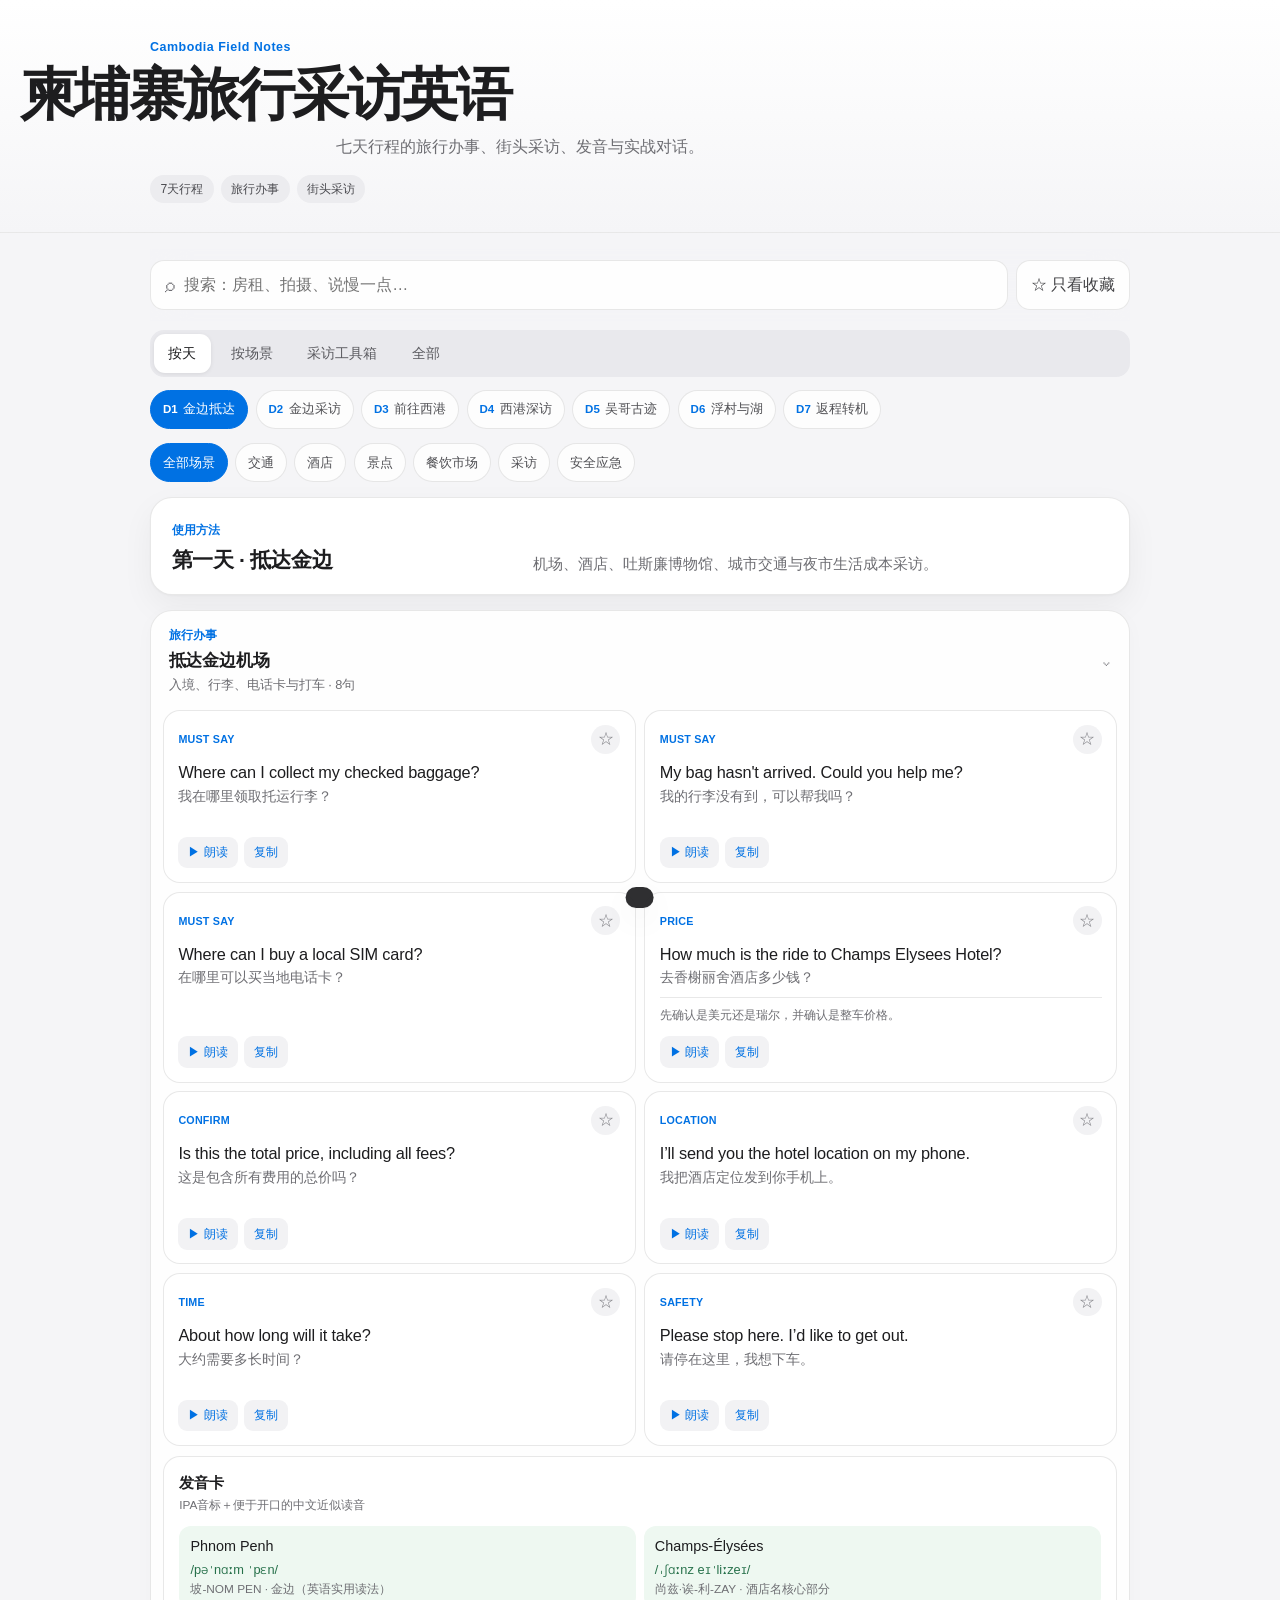
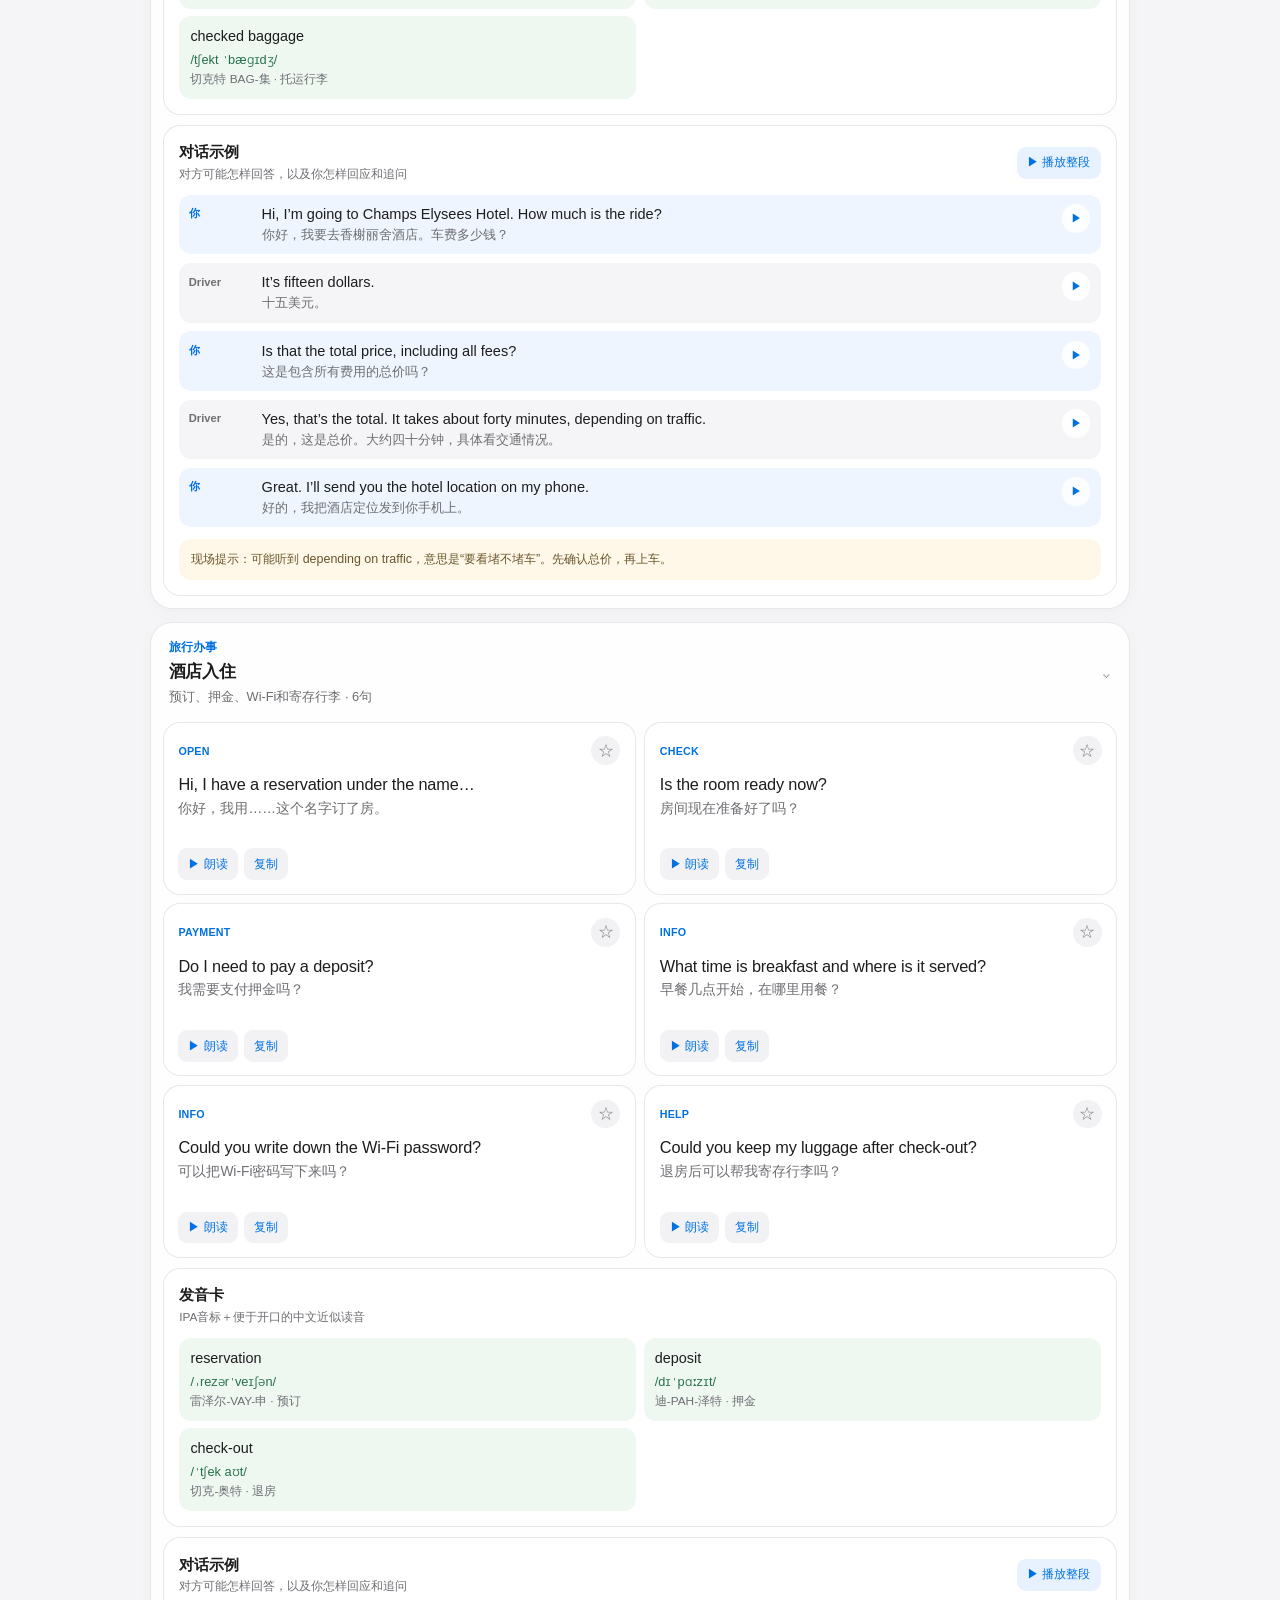
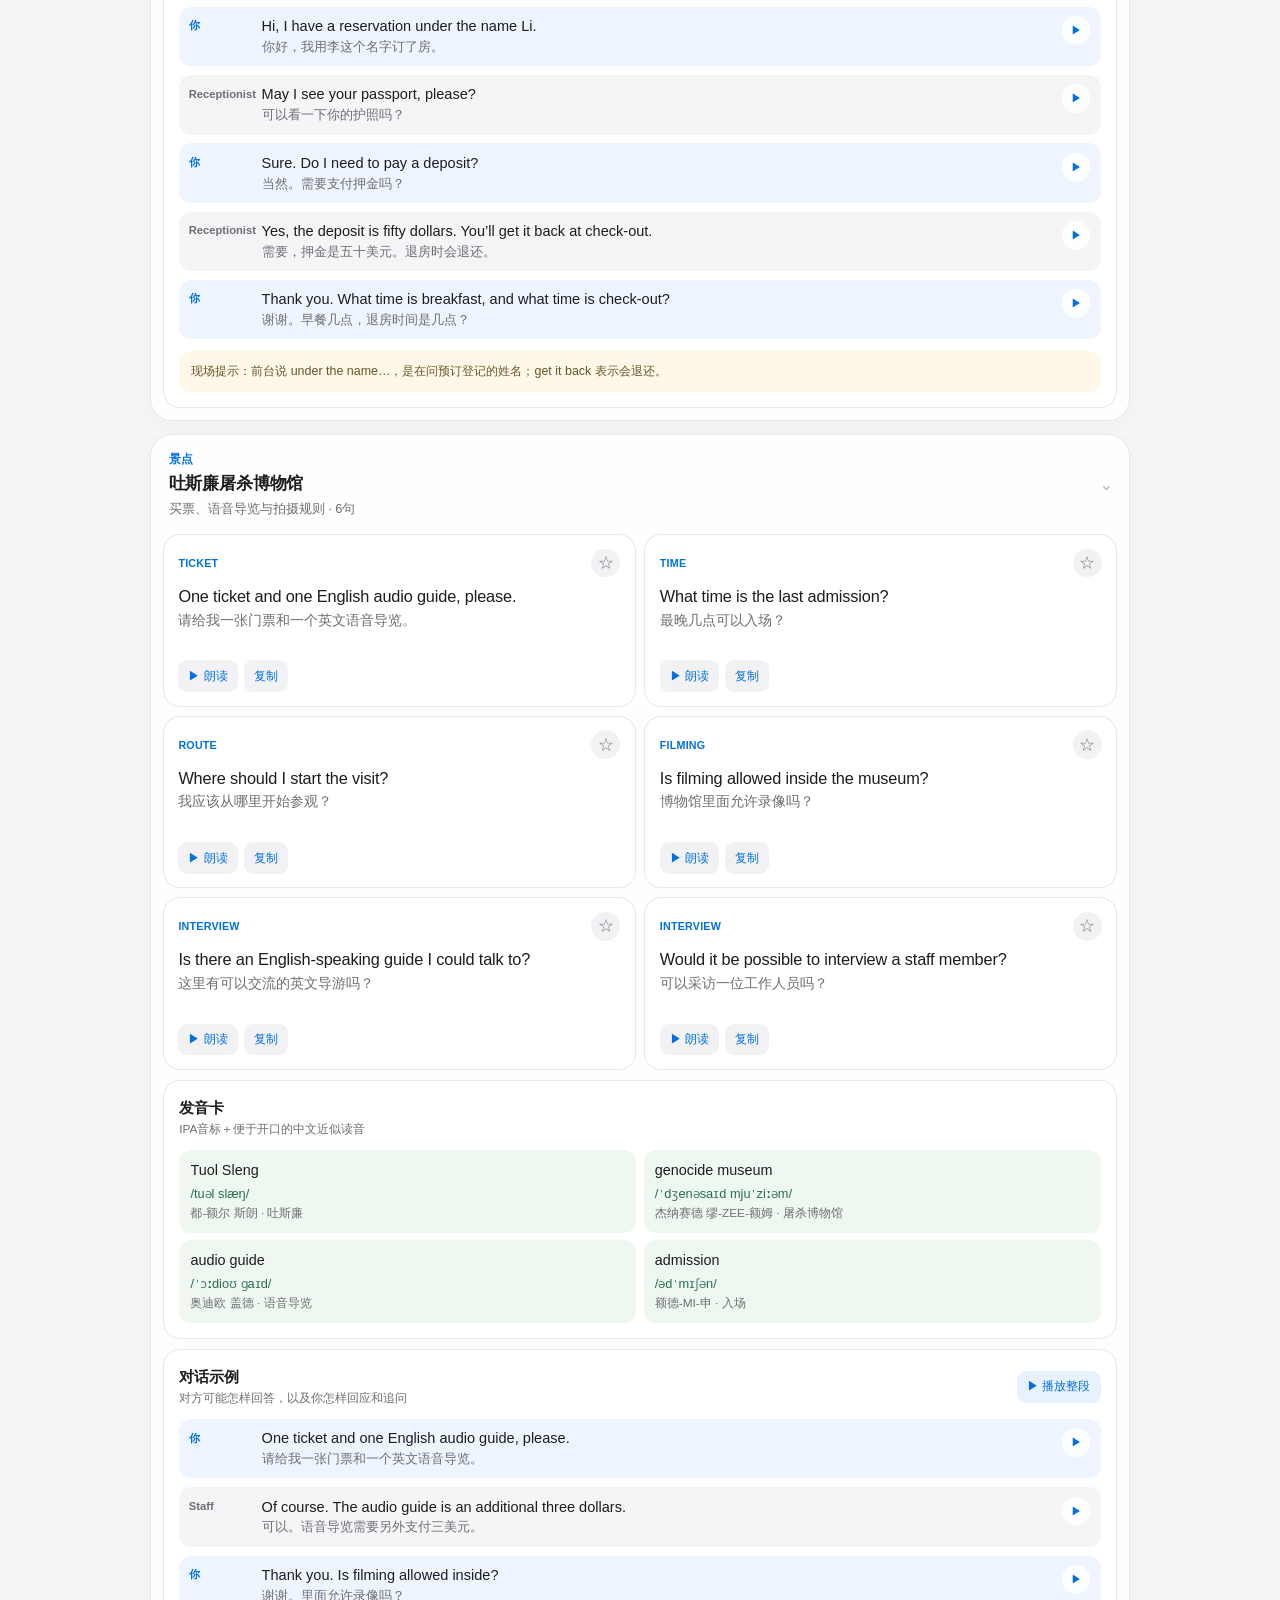
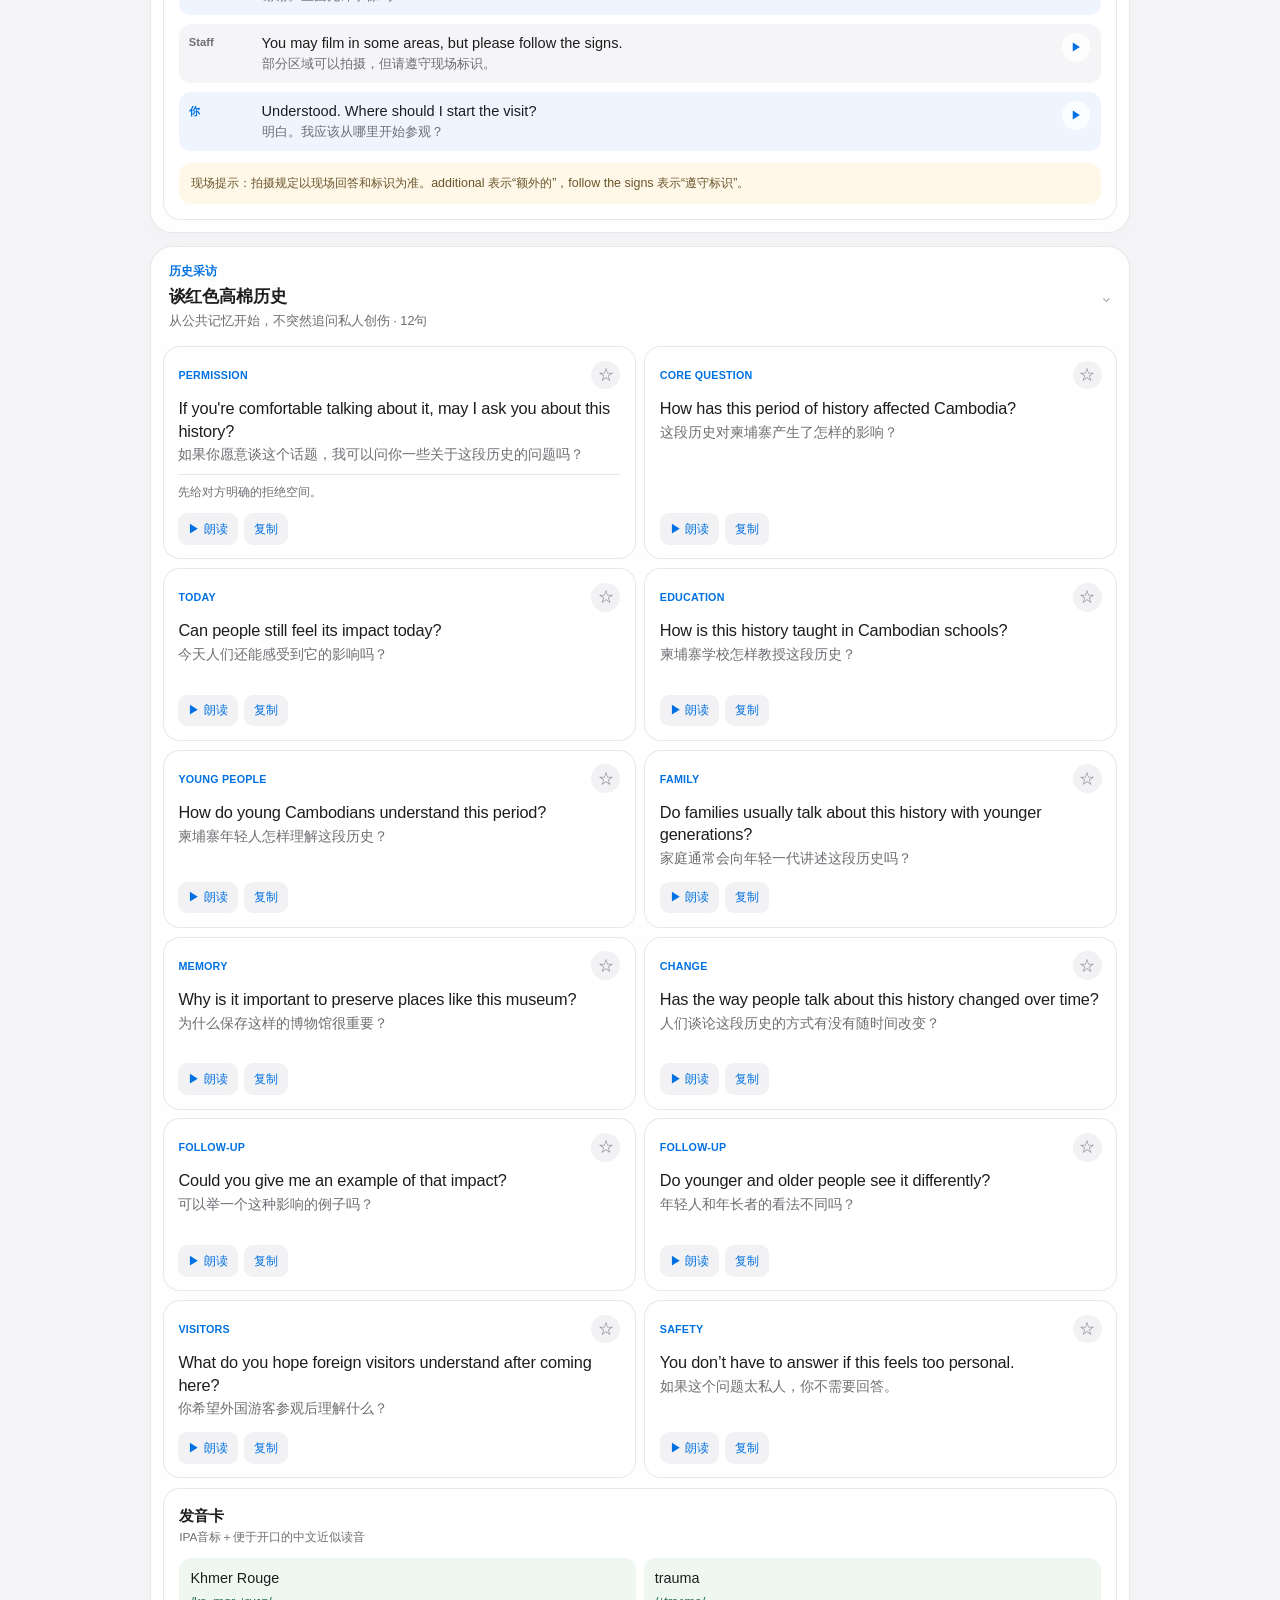
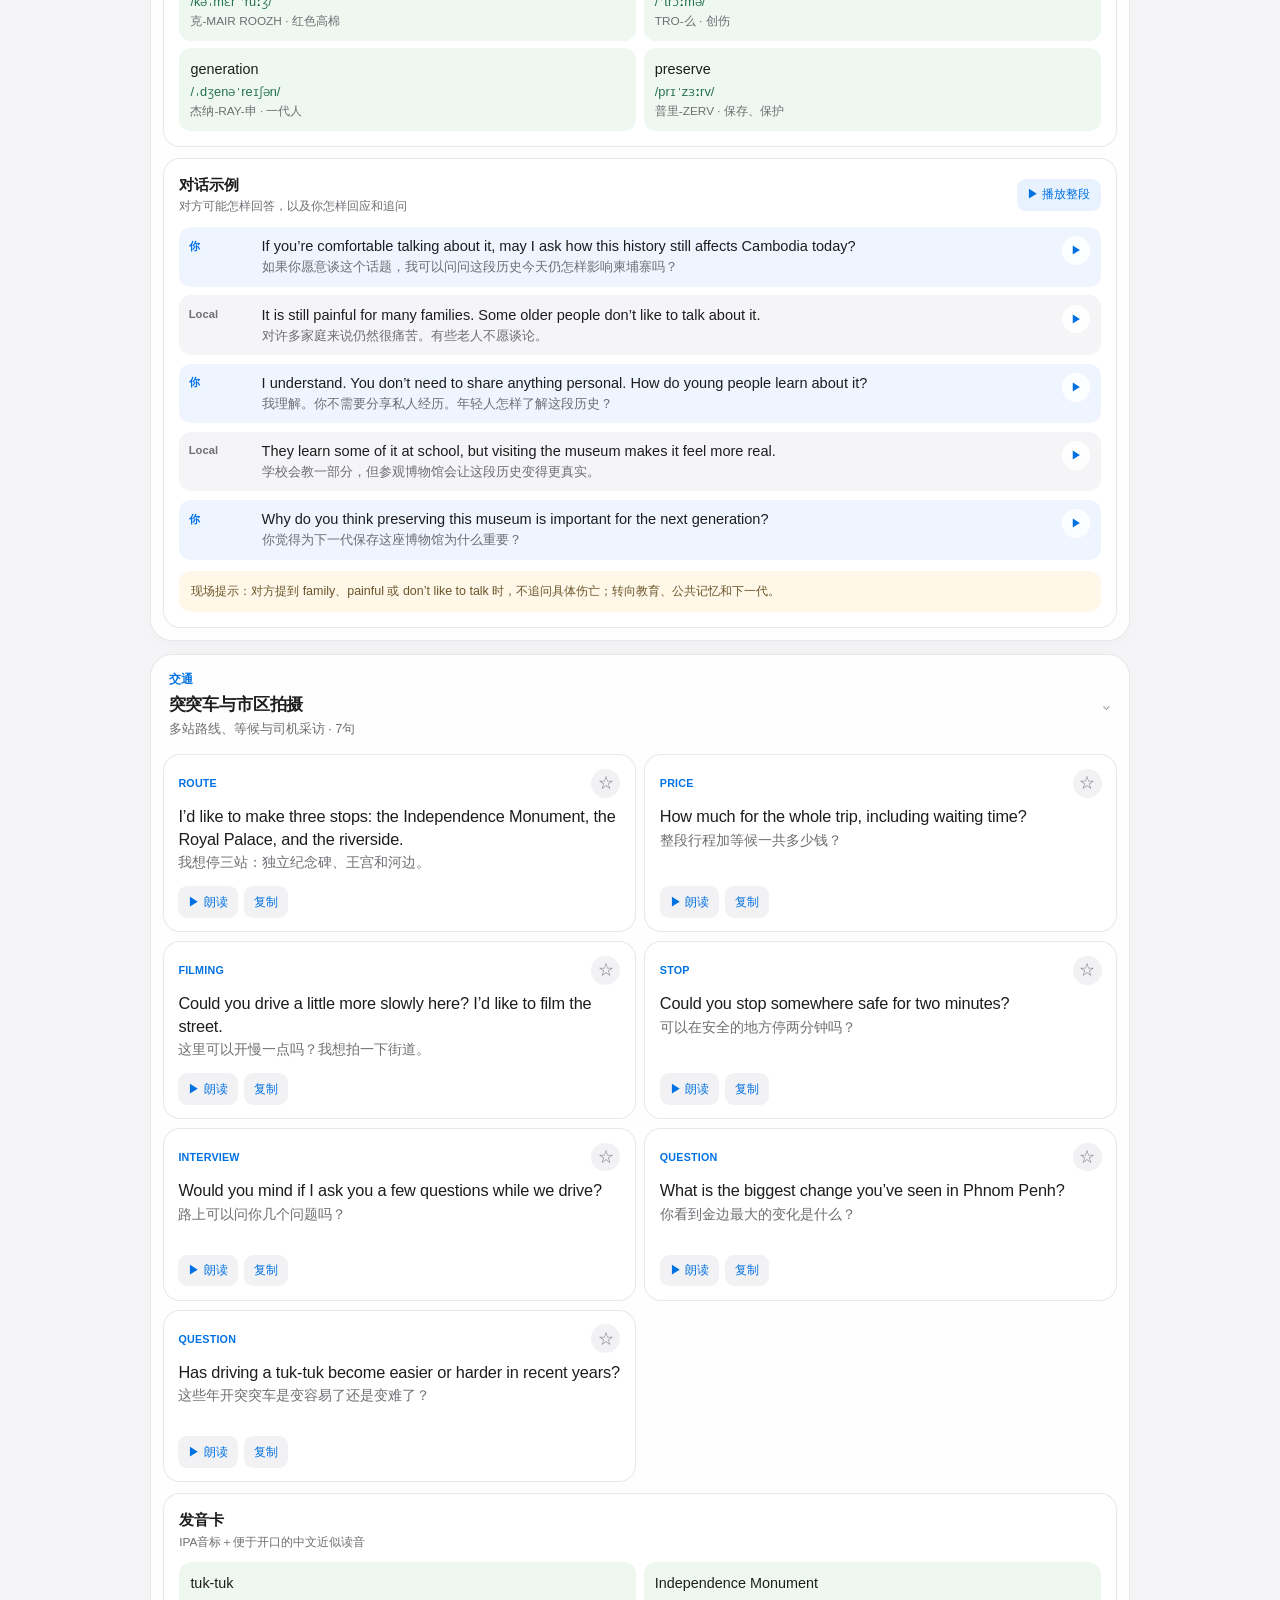
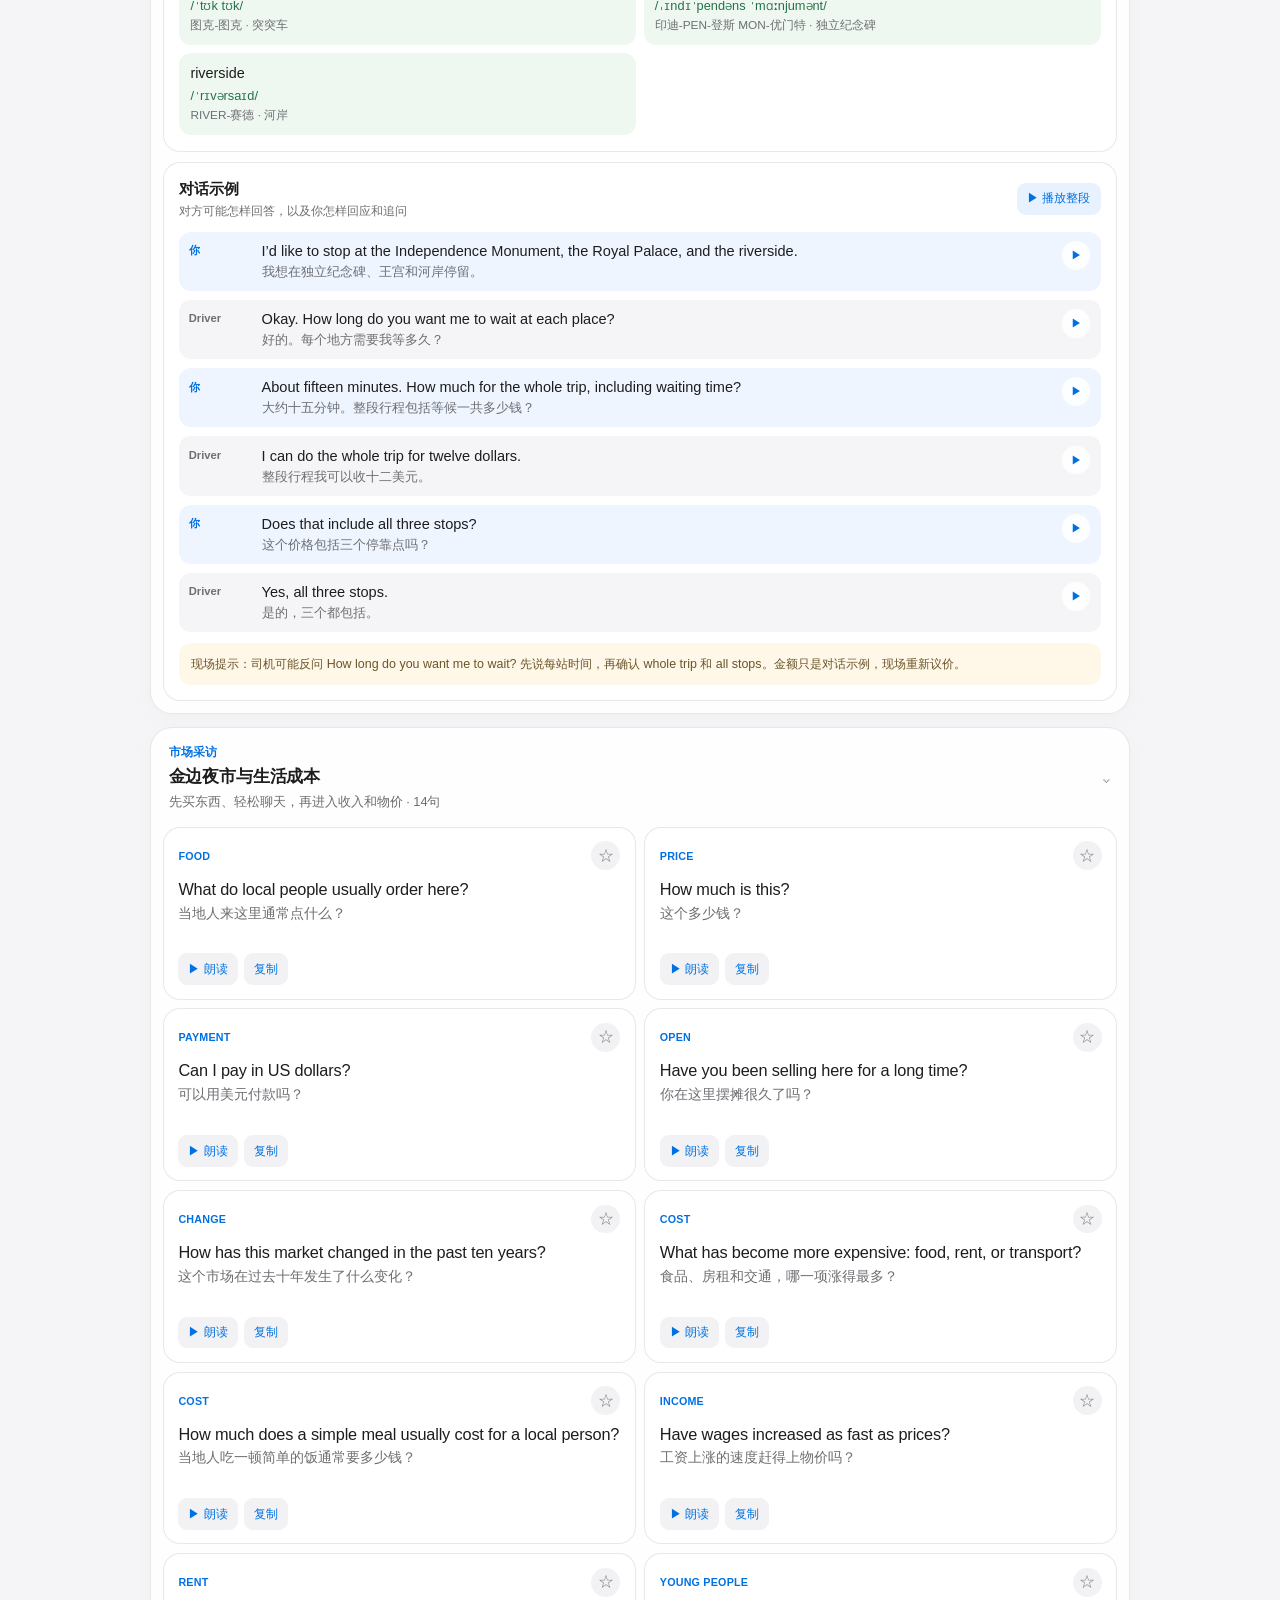
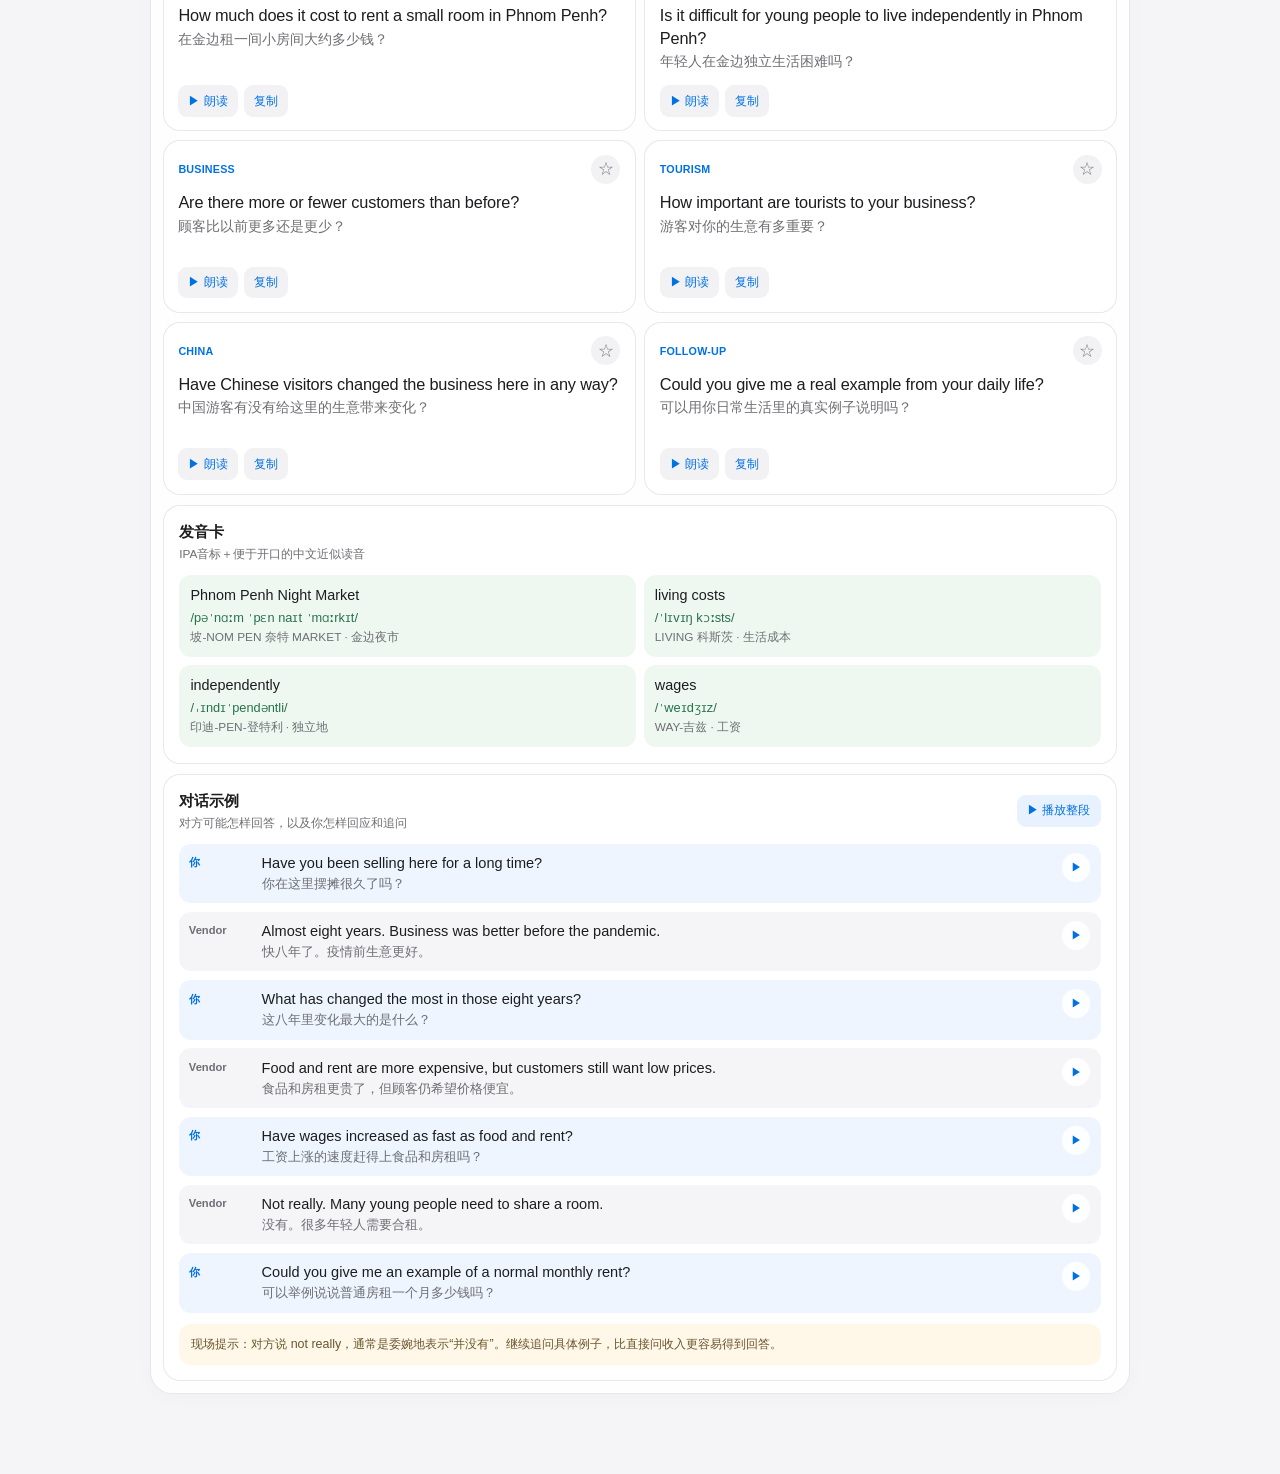
<file: index.html>
<!doctype html>
<html lang="zh-CN">
<head>
  <meta charset="utf-8">
  <meta name="viewport" content="width=device-width, initial-scale=1, viewport-fit=cover">
  <meta name="theme-color" content="#f5f5f7">
  <meta name="description" content="中国旅行博主在柬埔寨使用的旅行与采访英语工具">
  <title>柬埔寨旅行采访英语</title>
  <link rel="stylesheet" href="styles.css">
</head>
<body>
  <header class="hero">
    <div class="hero__eyebrow">Cambodia Field Notes</div>
    <h1>柬埔寨旅行采访英语</h1>
    <p>七天行程的旅行办事、街头采访、发音与实战对话。</p>
    <div class="hero__meta">
      <span>7天行程</span><span>旅行办事</span><span>街头采访</span>
    </div>
  </header>

  <main>
    <section class="toolbar" aria-label="查找工具">
      <label class="search">
        <span aria-hidden="true">⌕</span>
        <input id="searchInput" type="search" placeholder="搜索：房租、拍摄、说慢一点…" autocomplete="off">
      </label>
      <button id="favoriteToggle" class="soft-button" type="button" aria-pressed="false">☆ 只看收藏</button>
    </section>

    <nav class="tabs" aria-label="浏览方式">
      <button class="tab is-active" type="button" data-mode="day">按天</button>
      <button class="tab" type="button" data-mode="scene">按场景</button>
      <button class="tab" type="button" data-mode="toolkit">采访工具箱</button>
      <button class="tab" type="button" data-mode="all">全部</button>
    </nav>

    <section id="dayFilter" class="filter-strip" aria-label="按天筛选">
      <button class="filter-chip is-active" type="button" data-day="day1"><span>D1</span>金边抵达</button>
      <button class="filter-chip" type="button" data-day="day2"><span>D2</span>金边采访</button>
      <button class="filter-chip" type="button" data-day="day3"><span>D3</span>前往西港</button>
      <button class="filter-chip" type="button" data-day="day4"><span>D4</span>西港深访</button>
      <button class="filter-chip" type="button" data-day="day5"><span>D5</span>吴哥古迹</button>
      <button class="filter-chip" type="button" data-day="day6"><span>D6</span>浮村与湖</button>
      <button class="filter-chip" type="button" data-day="day7"><span>D7</span>返程转机</button>
    </section>

    <section id="sceneFilter" class="filter-strip" aria-label="按场景筛选" hidden>
      <button class="filter-chip is-active" type="button" data-category="all">全部场景</button>
      <button class="filter-chip" type="button" data-category="transport">交通</button>
      <button class="filter-chip" type="button" data-category="hotel">酒店</button>
      <button class="filter-chip" type="button" data-category="attraction">景点</button>
      <button class="filter-chip" type="button" data-category="food">餐饮市场</button>
      <button class="filter-chip" type="button" data-category="interview">采访</button>
      <button class="filter-chip" type="button" data-category="safety">安全应急</button>
    </section>

    <section class="intro-card">
      <div>
        <span class="kicker">使用方法</span>
        <h2 id="viewTitle">第一天 · 金边</h2>
      </div>
      <p id="viewDescription">抵达、入住、参观吐斯廉屠杀博物馆，并在夜市采访当地人的生活成本。</p>
    </section>

    <section id="content" class="content" aria-live="polite"></section>
    <p id="emptyState" class="empty" hidden>没有找到匹配内容，换一个关键词试试。</p>
  </main>

  <template id="sectionTemplate">
    <article class="scene">
      <button class="scene__header" type="button" aria-expanded="true">
        <span>
          <span class="scene__tag"></span>
          <span class="scene__title"></span>
          <span class="scene__subtitle"></span>
        </span>
        <span class="scene__chevron" aria-hidden="true">⌄</span>
      </button>
      <div class="scene__body">
        <div class="phrase-list"></div>
        <div class="pronunciation-panel" hidden></div>
        <div class="dialogue-panel" hidden></div>
      </div>
    </article>
  </template>

  <template id="phraseTemplate">
    <article class="phrase-card">
      <div class="phrase-card__topline">
        <span class="phrase-card__kind"></span>
        <button class="favorite-button" type="button" aria-label="收藏这句话">☆</button>
      </div>
      <p class="english"></p>
      <p class="chinese"></p>
      <p class="note" hidden></p>
      <div class="phrase-card__actions">
        <button class="speak-button" type="button">▶ 朗读</button>
        <button class="copy-button" type="button">复制</button>
      </div>
    </article>
  </template>

  <div id="toast" class="toast" role="status" aria-live="polite"></div>
  <script src="all-days.js"></script>
  <script src="app.js"></script>
</body>
</html>
</file>
<file: styles.css>
:root {
  color-scheme: light;
  --ink: #1d1d1f;
  --muted: #6e6e73;
  --background: #f5f5f7;
  --surface: rgba(255, 255, 255, .88);
  --solid: #ffffff;
  --line: rgba(0, 0, 0, .09);
  --blue: #0071e3;
  --blue-soft: #e8f2ff;
  --green-soft: #eef8f1;
  --amber-soft: #fff8e8;
  --radius: 22px;
  --shadow: 0 1px 2px rgba(0,0,0,.03), 0 12px 32px rgba(0,0,0,.05);
}

* { box-sizing: border-box; }
html { scroll-behavior: smooth; }
body {
  margin: 0;
  background: var(--background);
  color: var(--ink);
  font-family: -apple-system, BlinkMacSystemFont, "SF Pro Text", "Segoe UI", "Microsoft YaHei", sans-serif;
  font-size: 16px;
  line-height: 1.5;
  -webkit-font-smoothing: antialiased;
}
button, input { font: inherit; }
button { cursor: pointer; }

.hero {
  padding: max(2.4rem, env(safe-area-inset-top)) 1.25rem 1.8rem;
  background: linear-gradient(180deg, #fff 0%, #f5f5f7 100%);
  border-bottom: 1px solid var(--line);
}
.hero > * { max-width: 980px; margin-left: auto; margin-right: auto; }
.hero__eyebrow { color: var(--blue); font-size: .78rem; font-weight: 600; letter-spacing: .04em; }
.hero h1 { margin: .45rem 0 .55rem; font-size: clamp(2rem, 7vw, 3.55rem); line-height: 1.08; letter-spacing: -.045em; font-weight: 700; }
.hero p { margin-top: 0; max-width: 38rem; color: var(--muted); font-size: 1.02rem; }
.hero__meta { display: flex; flex-wrap: wrap; gap: .45rem; }
.hero__meta span { padding: .3rem .65rem; border-radius: 999px; color: #4a4a4f; background: #ececef; font-size: .76rem; }

main { width: min(980px, calc(100% - 2rem)); margin: 0 auto; padding: 1rem 0 5rem; }
.toolbar { position: sticky; top: 0; z-index: 10; display: flex; gap: .55rem; align-items: stretch; padding: .7rem 0; background: rgba(245,245,247,.82); backdrop-filter: saturate(180%) blur(18px); }
.search { flex: 1; display: flex; align-items: center; gap: .55rem; padding: 0 .9rem; border: 1px solid var(--line); border-radius: 14px; background: rgba(255,255,255,.92); }
.search span { color: var(--muted); font-size: 1.2rem; }
.search input { width: 100%; min-width: 0; padding: .75rem 0; border: 0; outline: 0; color: var(--ink); background: transparent; }
.soft-button { border: 1px solid var(--line); border-radius: 14px; padding: .65rem .85rem; color: #424245; background: rgba(255,255,255,.92); white-space: nowrap; }
.soft-button[aria-pressed="true"] { color: #fff; border-color: var(--blue); background: var(--blue); }

.tabs { display: flex; gap: .35rem; margin: .55rem 0 .8rem; padding: .25rem; overflow-x: auto; border-radius: 14px; background: #e9e9ed; scrollbar-width: none; }
.tab { flex: 0 0 auto; border: 0; border-radius: 11px; padding: .55rem .9rem; color: #5a5a5f; background: transparent; font-size: .88rem; font-weight: 500; }
.tab.is-active { color: var(--ink); background: #fff; box-shadow: 0 1px 4px rgba(0,0,0,.08); }
.filter-strip { display: flex; gap: .45rem; margin-bottom: .9rem; overflow-x: auto; scrollbar-width: none; }
.filter-chip { flex: 0 0 auto; display: inline-flex; align-items: center; gap: .35rem; padding: .55rem .75rem; border: 1px solid var(--line); border-radius: 999px; color: #515155; background: rgba(255,255,255,.75); font-size: .82rem; font-weight: 500; }
.filter-chip span { color: var(--blue); font-size: .72rem; font-weight: 600; }
.filter-chip.is-active { color: #fff; border-color: var(--blue); background: var(--blue); }
.filter-chip.is-active span { color: #fff; }

.intro-card { display: grid; grid-template-columns: minmax(13rem, .75fr) 1.25fr; gap: 1rem; align-items: end; padding: 1.2rem 1.3rem; border: 1px solid var(--line); border-radius: var(--radius); background: var(--solid); box-shadow: var(--shadow); }
.kicker { color: var(--blue); font-size: .72rem; font-weight: 600; }
.intro-card h2 { margin: .16rem 0 0; font-size: 1.32rem; letter-spacing: -.02em; font-weight: 600; }
.intro-card p { margin: 0; color: var(--muted); font-size: .92rem; }
.content { display: grid; gap: .8rem; margin-top: .9rem; }

.scene { overflow: hidden; border: 1px solid var(--line); border-radius: var(--radius); background: var(--surface); box-shadow: 0 4px 20px rgba(0,0,0,.025); }
.scene__header { width: 100%; display: flex; justify-content: space-between; align-items: center; gap: 1rem; padding: 1rem 1.1rem; border: 0; color: inherit; text-align: left; background: transparent; }
.scene__header > span:first-child { display: grid; }
.scene__tag { width: max-content; margin-bottom: .22rem; color: var(--blue); font-size: .72rem; font-weight: 600; }
.scene__title { font-size: 1.06rem; font-weight: 600; letter-spacing: -.01em; }
.scene__subtitle { margin-top: .12rem; color: var(--muted); font-size: .8rem; font-weight: 400; }
.scene__chevron { color: #86868b; font-size: 1.2rem; transition: transform .2s ease; }
.scene.is-collapsed .scene__chevron { transform: rotate(-90deg); }
.scene.is-collapsed .scene__body { display: none; }
.scene__body { padding: 0 .75rem .75rem; }

.phrase-list { display: grid; grid-template-columns: repeat(2, minmax(0, 1fr)); gap: .55rem; }
.phrase-card { display: flex; flex-direction: column; min-height: 10.8rem; padding: .85rem .9rem; border: 1px solid var(--line); border-radius: 17px; background: var(--solid); }
.phrase-card__topline { display: flex; justify-content: space-between; align-items: center; }
.phrase-card__kind { color: var(--blue); font-size: .67rem; font-weight: 600; letter-spacing: .02em; }
.favorite-button { width: 1.8rem; height: 1.8rem; border: 0; border-radius: 50%; color: #86868b; background: #f2f2f4; font-size: 1rem; }
.favorite-button.is-favorite { color: #fff; background: var(--blue); }
.english { margin: .48rem 0 .2rem; font-size: 1.02rem; font-weight: 500; line-height: 1.38; letter-spacing: -.01em; }
.chinese { margin: 0; color: var(--muted); font-size: .86rem; }
.note { margin: .5rem 0 0; padding-top: .5rem; border-top: 1px solid var(--line); color: #6e6e73; font-size: .76rem; }
.phrase-card__actions { display: flex; gap: .4rem; margin-top: auto; padding-top: .75rem; }
.phrase-card__actions button { border: 0; border-radius: 9px; padding: .42rem .62rem; color: var(--blue); background: #f2f2f4; font-size: .76rem; }
.phrase-card__actions button:hover { background: #e8e8ed; }

.pronunciation-panel, .dialogue-panel { margin-top: .65rem; padding: .95rem; border: 1px solid var(--line); border-radius: 17px; background: var(--solid); }
.panel-heading { display: flex; justify-content: space-between; align-items: center; gap: .75rem; margin-bottom: .7rem; }
.panel-heading h3 { margin: 0; font-size: .94rem; font-weight: 600; }
.panel-heading p { margin: .12rem 0 0; color: var(--muted); font-size: .74rem; }
.play-dialogue { flex: 0 0 auto; border: 0; border-radius: 9px; padding: .45rem .65rem; color: var(--blue); background: var(--blue-soft); font-size: .74rem; }
.term-list { display: grid; grid-template-columns: repeat(2, minmax(0, 1fr)); gap: .45rem; }
.term { padding: .65rem .7rem; border-radius: 12px; background: var(--green-soft); cursor: pointer; }
.term__word { display: block; font-size: .9rem; font-weight: 500; }
.term__ipa { display: block; margin-top: .12rem; color: #26704a; font-size: .8rem; }
.term__hint { display: block; margin-top: .1rem; color: var(--muted); font-size: .74rem; }

.dialogue { display: grid; gap: .55rem; }
.dialogue-line { display: grid; grid-template-columns: 4rem minmax(0, 1fr) 1.85rem; gap: .55rem; align-items: start; padding: .58rem .6rem; border-radius: 12px; background: #f5f5f7; }
.dialogue-line[data-speaker="you"] { background: #eef5ff; }
.dialogue-line__speaker { padding-top: .08rem; color: #6e6e73; font-size: .7rem; font-weight: 600; }
.dialogue-line[data-speaker="you"] .dialogue-line__speaker { color: var(--blue); }
.dialogue-line__english { margin: 0; font-size: .91rem; font-weight: 500; line-height: 1.4; }
.dialogue-line__chinese { margin: .1rem 0 0; color: var(--muted); font-size: .79rem; }
.line-speak { width: 1.8rem; height: 1.8rem; border: 0; border-radius: 50%; color: var(--blue); background: rgba(255,255,255,.85); font-size: .7rem; }
.dialogue-tip { margin: .7rem 0 0; padding: .7rem .75rem; border-radius: 12px; color: #6a552a; background: var(--amber-soft); font-size: .78rem; }

.empty { padding: 3rem 1rem; text-align: center; color: var(--muted); }
.toast { position: fixed; left: 50%; bottom: 1.2rem; z-index: 20; transform: translate(-50%, 130%); padding: .65rem .9rem; border-radius: 999px; color: #fff; background: rgba(29,29,31,.92); box-shadow: var(--shadow); transition: transform .2s ease; }
.toast.is-visible { transform: translate(-50%, 0); }

@media (max-width: 680px) {
  main { width: min(100% - 1rem, 980px); }
  .hero { padding-left: 1rem; padding-right: 1rem; }
  .hero h1 { font-size: 2.25rem; }
  .toolbar { gap: .4rem; }
  .soft-button { padding-left: .6rem; padding-right: .6rem; font-size: .76rem; }
  .intro-card { grid-template-columns: 1fr; align-items: start; }
  .phrase-list, .term-list { grid-template-columns: 1fr; }
  .phrase-card { min-height: 0; }
  .dialogue-line { grid-template-columns: 3.2rem minmax(0, 1fr) 1.8rem; padding: .52rem; }
}

@media (prefers-reduced-motion: reduce) {
  * { scroll-behavior: auto !important; transition: none !important; }
}
</file>
